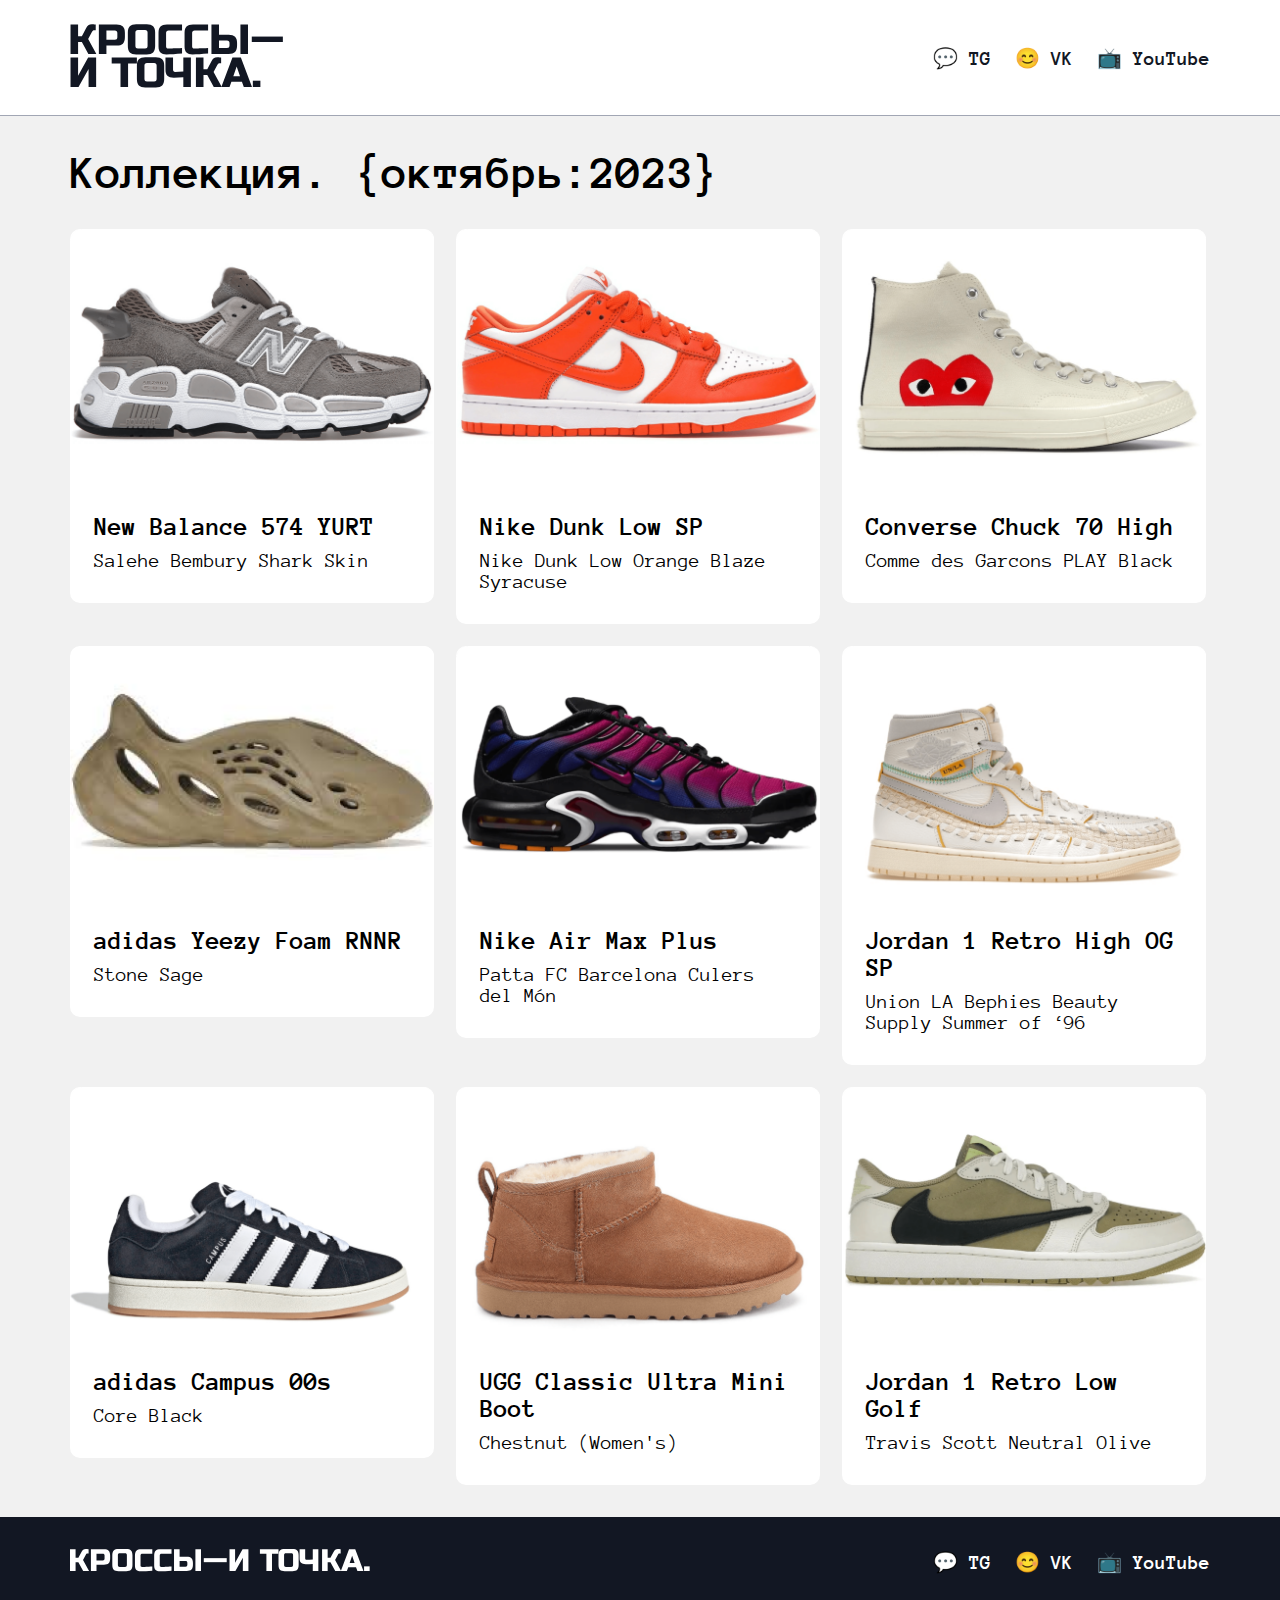
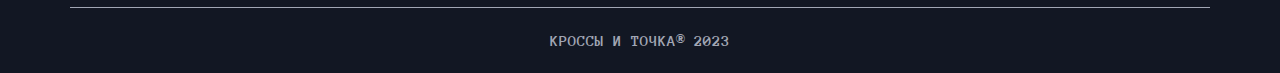
<file: index.html>
<!DOCTYPE html>
<html lang="en">
<head>
    <meta charset="UTF-8">
    <meta name="viewport" content="width=device-width, initial-scale=1.0">
    <title>Кроссы и точка</title>
    <link href="style.css" rel="stylesheet" />
</head>
<body>
    <main>
        <header>
            <div class="header-container">
                <a href="/" class="logo-link">
                    <img alt="Кроссы и точка" src="logo (1).svg" />
                </a>
                <nav>
                    <ul class="nav-list">
                        <li class="nav-item">
                            <a href="/" class="nav-link">💬 TG</a>
                        </li>
                        <li class="nav-item">
                            <a href="/" class="nav-link">😊 VK</a>
                        </li>
                        <li class="nav-item">
                            <a href="/" class="nav-link">📺 YouTube</a>
                        </li>
                    </ul>
                </nav>
            </div>
        </header>
        
        <div class="content">
            <h1>Коллекция. {октябрь:2023}</h1>
            <div class="sneakers">
                <div class="sneaker">
                    <a class="sneaker_translate" href="cross1.html">
                    <img alt="New Balance 574 YURT" src="6.png" class="sneaker-image"/>
                    <div class="sneaker-info">
                        <h3>New Balance 574 YURT</h3>
                        <p>Salehe Bembury Shark Skin</p>
                    </div>
                    </a>
                </div>
                <div class="sneaker">
                    <a class="sneaker_translate" href="cross2.html">
                    <img alt="Jordan 1 Retro High OG SP" src="7.png" class="sneaker-image" />
                    <div class="sneaker-info">
                        <h3>Nike Dunk Low SP</h3>
                        <p>Nike Dunk Low Orange Blaze Syracuse</p>
                    </div>
                    </a>
                </div>
                <div class="sneaker">
                    <a class="sneaker_translate" href="cross3.html">
                    <img alt="adidas Campus 00s" src="4.png" class="sneaker-image" />
                    <div class="sneaker-info">
                        <h3>Converse Chuck 70 High</h3>
                        <p>Comme des Garcons PLAY Black</p>
                    </div>
                    </a>
                </div>
                <div class="sneaker">
                    <img alt="Converse Chuck Taylor All Star 70 Hi" src="9.png" class="sneaker-image" />
                    <div class="sneaker-info">
                        <h3>adidas Yeezy Foam RNNR</h3>
                        <p>Stone Sage</p>
                    </div>
                </div>
                <div class="sneaker">
                    <img alt="UGG Classic Ultra Mini Boot" src="1.png" class="sneaker-image" />
                    <div class="sneaker-info">
                        <h3>Nike Air Max Plus</h3>
                        <p>Patta FC Barcelona Culers del Món</p>
                    </div>
                </div>
                <div class="sneaker">
                    <img alt="Nike Air Max Plus" src="2.png" class="sneaker-image" />
                    <div class="sneaker-info">
                        <h3>Jordan 1 Retro High OG SP</h3>
                        <p>Union LA Bephies Beauty Supply Summer of ‘96</p>
                    </div>
                </div>
                <div class="sneaker">
                    <img alt="Nike Dunk Low SP" src="3.png" class="sneaker-image" />
                    <div class="sneaker-info">
                        <h3>adidas Campus 00s</h3>
                        <p>Core Black</p>
                    </div>
                </div>
                <div class="sneaker">
                    <img alt="Jordan 1 Retro Low Golf" src="5.png" class="sneaker-image" />
                    <div class="sneaker-info">
                        <h3>UGG Classic Ultra Mini Boot</h3>
                        <p>Chestnut (Women's)</p>
                    </div>
                </div>
                <div class="sneaker">
                    <img alt="adidas Yeezy Foam RNNR" src="8.png" class="sneaker-image" />
                    <div class="sneaker-info">
                        <h3>Jordan 1 Retro Low Golf</h3>
                        <p>Travis Scott Neutral Olive</p>
                    </div>
                </div>
            </div>
        </div>

        <footer>
            <div class="footer-content">
                <a class="footer__logo-link" href="/">
                    <img alt="Кроссы и точка" src="logo_footer.svg" class="footer__logo-image" />
                </a>
                <nav>
                    <ul class="nav-list">
                        <li class="nav-item">
                            <a href="/" class="nav-link">💬 TG</a>
                        </li>
                        <li class="nav-item">
                            <a href="/" class="nav-link">😊 VK</a>
                        </li>
                        <li class="nav-item">
                            <a href="/" class="nav-link">📺 YouTube</a>
                        </li>
                    </ul>
                </nav>
            </div>
            <div class="copyright">
                <p class="copyright-text"> КРОССЫ И ТОЧКА® 2023</p>
            </div>
        </footer>
    </main> 
</body>
</html>
</file>
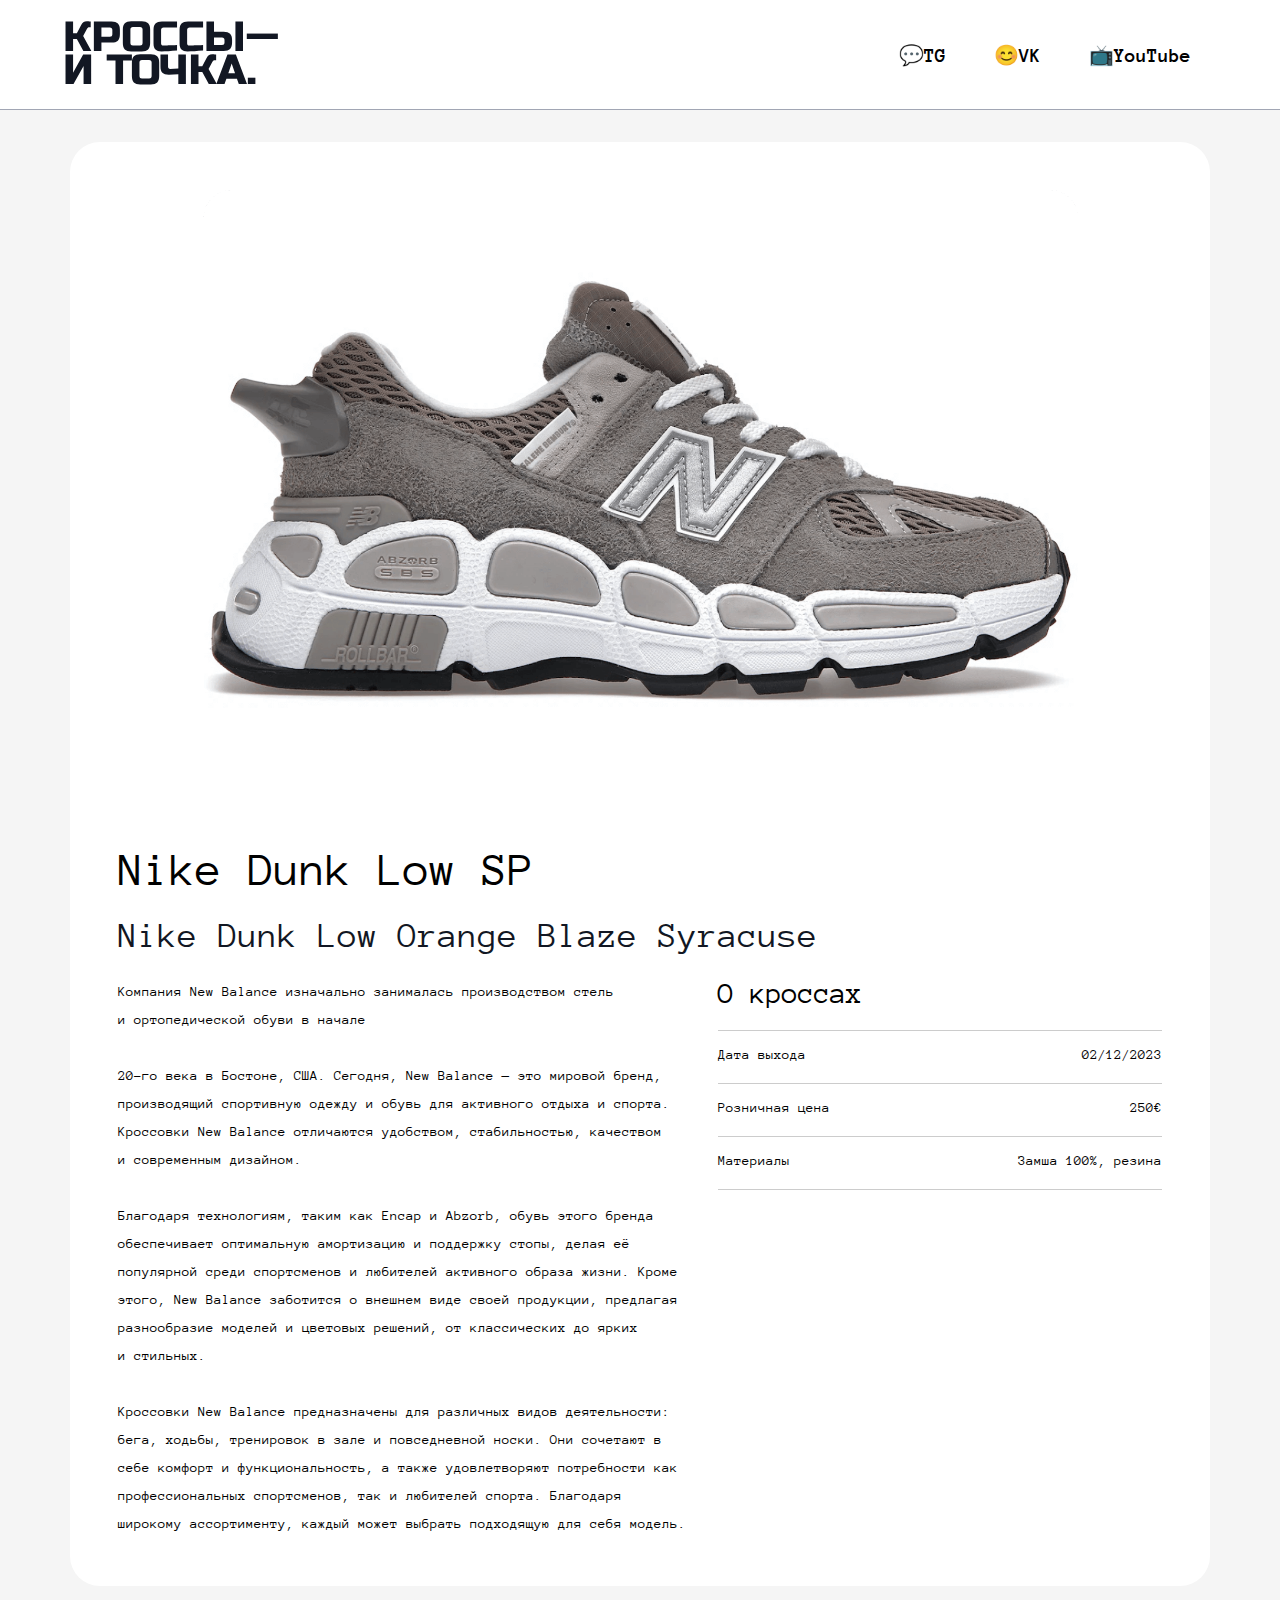
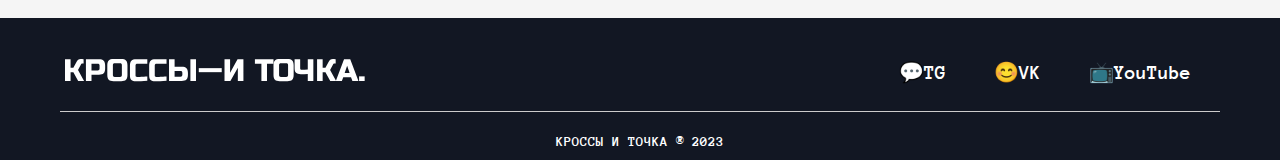
<file: cross1.html>
<!DOCTYPE html>
<html lang="ru">
  <head>
    <meta charset="UTF-8">
    <meta name="viewport" content="width=device-width, initial-scale=1.0">
    <title>Кроссы — и точка</title>
    <link rel="stylesheet" href="cross.css" />
  </head>
  <body>
    <header>
    <div class="header">
      <div class="header-inner">
        <div class="logo">
          <a href="index.html"><img src="logo (1).svg" alt="Лого"></a>
        </div>
        <nav>
        <ul>
          <li><a href="#">💬TG</a></li>
          <li><a href="#">😊VK</a></li>
          <li><a href="#">📺YouTube</a></li>
        </ul>
        </nav>
      </div>
    </div>
  </header>
  <main>
    <div class="main">
    <img src="6.png" alt="Nike Dunk Low SP" class="main_img"/>
    <h1 class="main_title">Nike Dunk Low SP</h1>
    <h2 class="main_subtitle">Nike Dunk Low Orange Blaze Syracuse</h2>
    <div class="main_content">
      <div class="main_text">
        <p>Компания New Balance изначально занималась производством стель и ортопедической
          обуви в начале</p><br>
          <p>20-го века в Бостоне, США. Сегодня, New Balance — это мировой бренд, производящий спортивную одежду
          и обувь для активного отдыха и спорта. Кроссовки New Balance отличаются удобством, стабильностью,
          качеством и современным дизайном.</p>
          <br>
            <p> Благодаря технологиям, таким как Encap и Abzorb, обувь этого бренда обеспечивает оптимальную амортизацию
          и поддержку стопы, делая её популярной среди спортсменов и любителей активного образа жизни. Кроме
          этого, New Balance заботится о внешнем виде своей продукции, предлагая разнообразие моделей и цветовых
          решений, от классических до ярких и стильных.</p>
          <br>
            <p>Кроссовки New Balance предназначены для различных видов деятельности: бега, ходьбы, тренировок в зале
          и повседневной носки. Они сочетают в себе комфорт и функциональность, а также удовлетворяют потребности
          как профессиональных спортсменов, так и любителей спорта. Благодаря широкому ассортименту, каждый может
          выбрать подходящую для себя модель.</p> 
          </div>
        <div class="main_info">
          <h2 class="main_subline">О кроссах</h2>
          <div class="fot_line">
            <div class="line">
            </div>
          </div>
            <div class="main_info-row">
                <p class="main_info-text">Дата выхода</p>
                <p class="main_info-text">02/12/2023</p>
            </div>
            <div class="fot_line">
            <div class="line">
            </div>
          </div>
            <div class="main_info-row">
                <p class="main_info-text">Розничная цена</p>
                <p class="main_info-text">250€</p>
            </div>
            <div class="fot_line">
              <div class="line">
              </div>
            </div>
            <div class="main_info-row">
                <p class="main_info-text">Материалы</p>
                <p class="main_info-text">Замша 100%, резина</p>
            </div>
            <div class="fot_line">
              <div class="line">
              </div>
            </div>
        </div>
    </div>
  </div>
  </main>
  <footer>
    <div class="footer">
      <div class="footer-inner">
        <a href="index.html"><img src="logo_footer.svg" alt="Лого"></a>     
      <ul>
        <li><a href="#" style="color: white;">💬TG</a></li>
        <li><a href="#" style="color: white;">😊VK</a></li>
        <li><a href="#" style="color: white;">📺YouTube</a></li>
      </ul>
      </div>
    <div class="fot_line">
      <div class="line">
      </div>
    </div>
<div class="fot_text">
<p>КРОССЫ И ТОЧКА ® 2023</p>
</div>
    </div>
  </footer>
  </body>
</html>
</file>
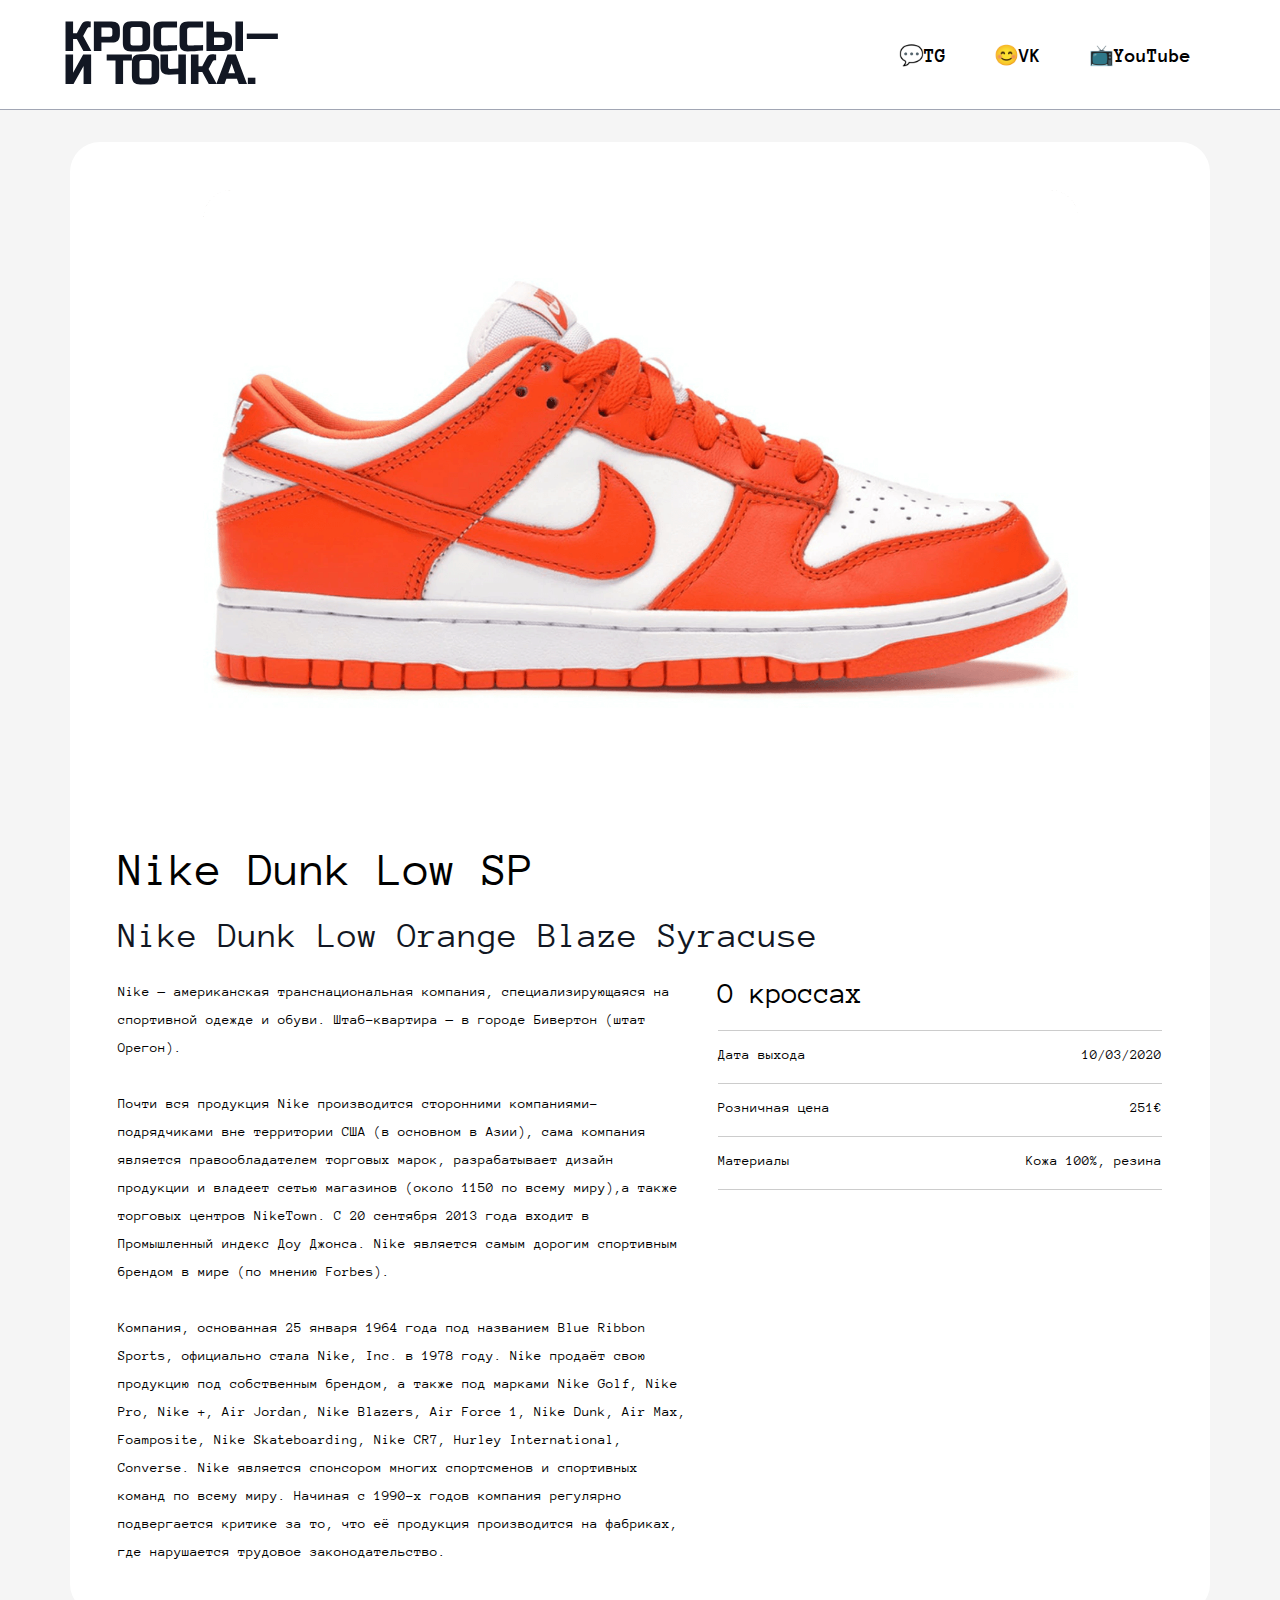
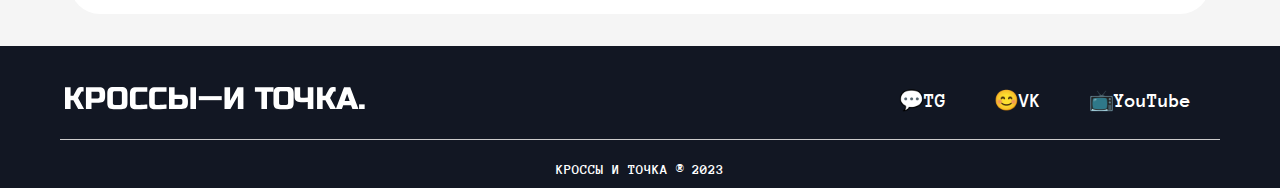
<file: cross2.html>
<!DOCTYPE html>
<html lang="ru">
  <head>
    <meta charset="UTF-8">
    <meta name="viewport" content="width=device-width, initial-scale=1.0">
    <title>Кроссы — и точка</title>
    <link rel="stylesheet" href="cross.css" />
  </head>
  <body>
    <header>
    <div class="header">
      <div class="header-inner">
        <div class="logo">
          <a href="index.html"><img src="logo (1).svg" alt="Лого"></a>
        </div>
        <nav>
        <ul>
          <li><a href="#">💬TG</a></li>
          <li><a href="#">😊VK</a></li>
          <li><a href="#">📺YouTube</a></li>
        </ul>
        </nav>
      </div>
    </div>
  </header>
  <main>
    <div class="main">
    <img src="7.png" alt="Nike Dunk Low SP" class="main_img"/>
    <h1 class="main_title">Nike Dunk Low SP</h1>
    <h2 class="main_subtitle">Nike Dunk Low Orange Blaze Syracuse</h2>
    <div class="main_content">
      <div class="main_text">
       <p>Nike — американская транснациональная компания, специализирующаяся на спортивной одежде и обуви. Штаб-квартира — в городе Бивертон (штат Орегон).</p><br>
<p>Почти вся продукция Nike производится сторонними компаниями-подрядчиками вне территории США (в основном в Азии), сама компания является правообладателем торговых марок,
 разрабатывает дизайн продукции и владеет сетью магазинов (около 1150 по всему миру),а также торговых центров NikeTown. С 20 сентября 2013 года входит в Промышленный индекс Доу Джонса.
   Nike является самым дорогим спортивным брендом в мире (по мнению Forbes).</p><br>
<p>Компания, основанная 25 января 1964 года под названием Blue Ribbon Sports, официально стала Nike, Inc.
 в 1978 году. Nike продаёт свою продукцию под собственным брендом, а также под марками Nike Golf, Nike Pro, Nike +, Air Jordan, Nike Blazers, Air Force 1, Nike Dunk, Air Max,
  Foamposite, Nike Skateboarding, Nike CR7, Hurley International, Converse. Nike является спонсором многих спортсменов и спортивных команд по всему миру. 
  Начиная с 1990-х годов компания регулярно подвергается критике за то, что её продукция производится на фабриках, где нарушается трудовое законодательство.</p>    
          </div>
        <div class="main_info">
          <h2 class="main_subline">О кроссах</h2>
          <div class="fot_line">
            <div class="line">
            </div>
          </div>
            <div class="main_info-row">
                <p class="main_info-text">Дата выхода</p>
                <p class="main_info-text">10/03/2020</p>
            </div>
            <div class="fot_line">
            <div class="line">
            </div>
          </div>
            <div class="main_info-row">
                <p class="main_info-text">Розничная цена</p>
                <p class="main_info-text">251€</p>
            </div>
            <div class="fot_line">
              <div class="line">
              </div>
            </div>
            <div class="main_info-row">
                <p class="main_info-text">Материалы</p>
                <p class="main_info-text">Кожа 100%, резина</p>
            </div>
            <div class="fot_line">
              <div class="line">
              </div>
            </div>
        </div>
    </div>
  </div>
  </main>
  <footer>
    <div class="footer">
      <div class="footer-inner">
        <a href="index.html"><img src="logo_footer.svg" alt="Лого"></a>     
      <ul>
        <li><a href="#" style="color: white;">💬TG</a></li>
        <li><a href="#" style="color: white;">😊VK</a></li>
        <li><a href="#" style="color: white;">📺YouTube</a></li>
      </ul>
      </div>
    <div class="fot_line">
      <div class="line">
      </div>
    </div>
<div class="fot_text">
<p>КРОССЫ И ТОЧКА ® 2023</p>
</div>
    </div>
  </footer>
  </body>
</html>
</file>
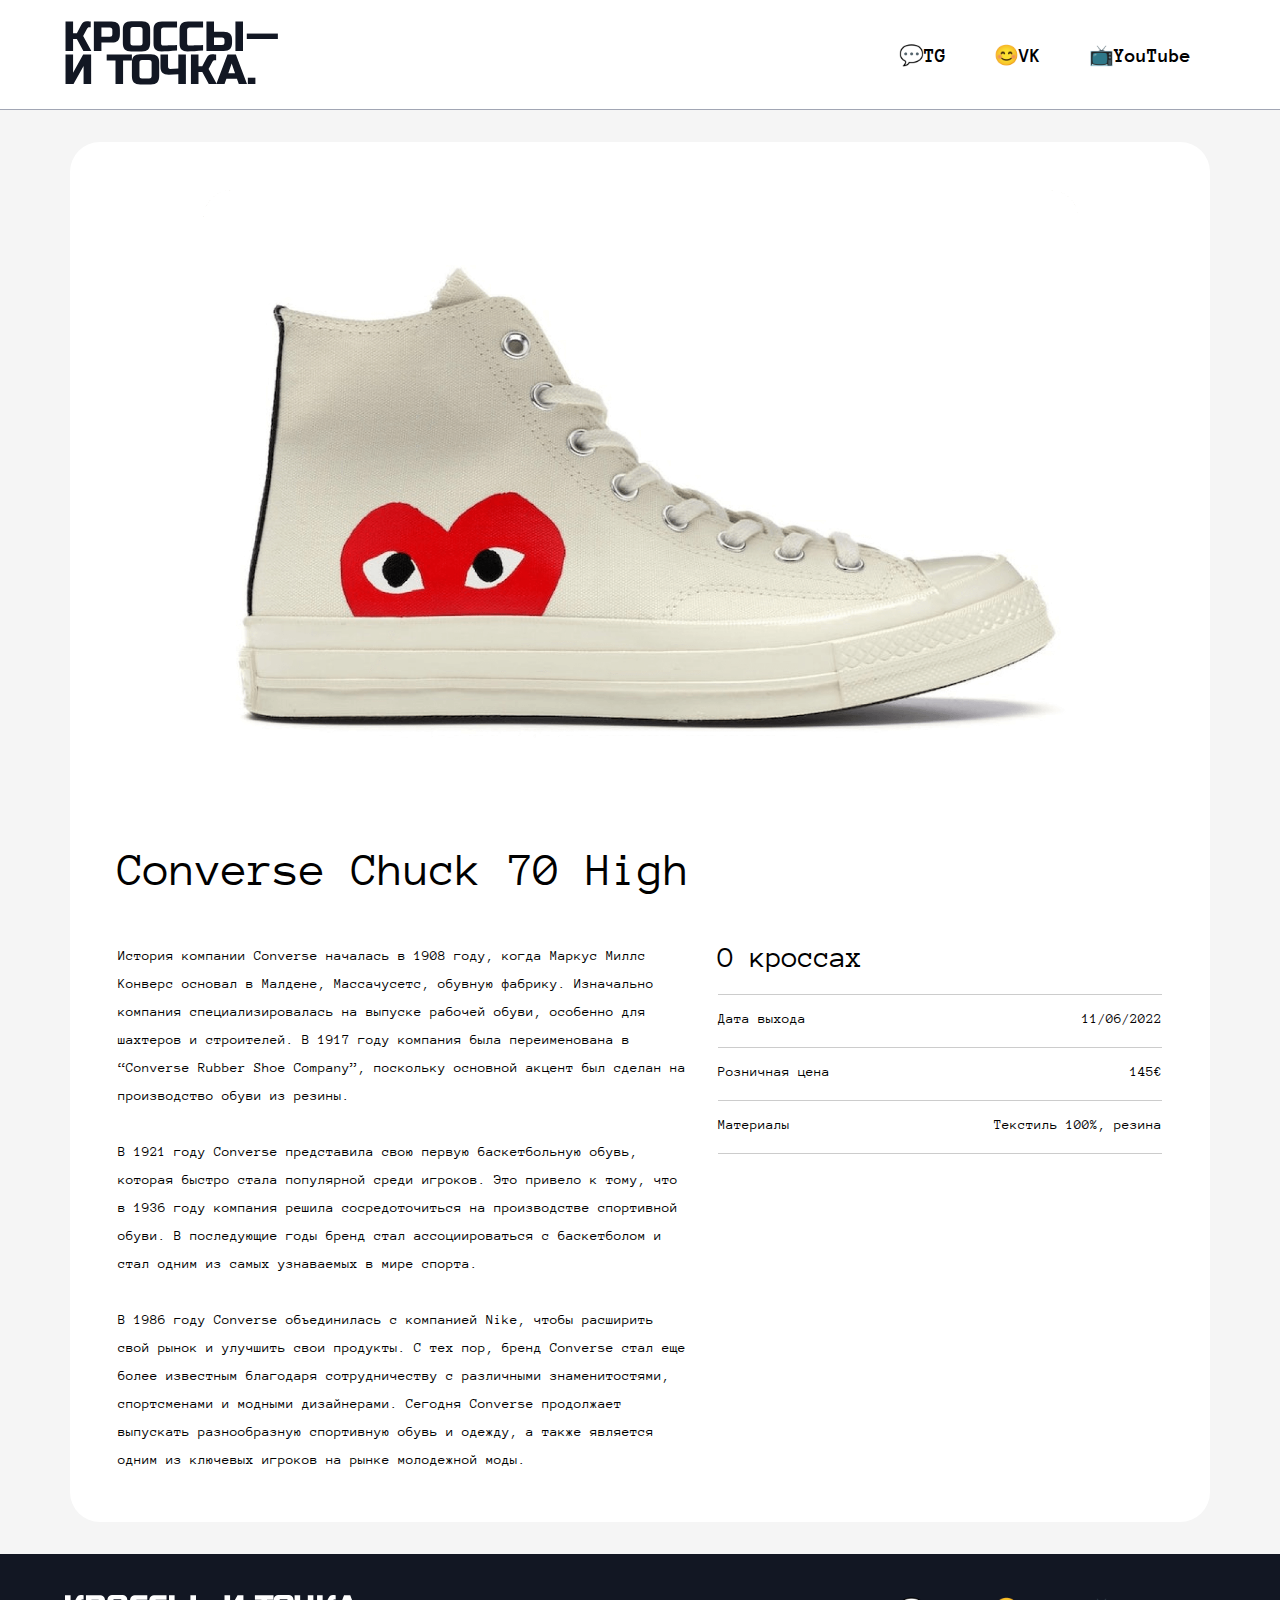
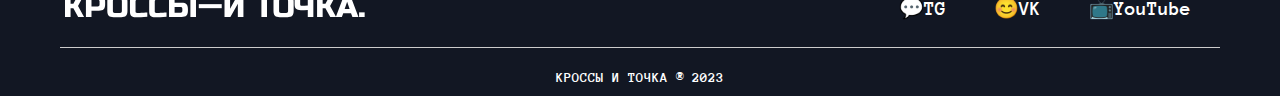
<file: cross3.html>
<!DOCTYPE html>
<html lang="ru">
  <head>
    <meta charset="UTF-8">
    <meta name="viewport" content="width=device-width, initial-scale=1.0">
    <title>Кроссы — и точка</title>
    <link rel="stylesheet" href="cross.css" />
  </head>
  <body>
    <header>
    <div class="header">
      <div class="header-inner">
        <div class="logo">
          <a href="index.html"><img src="logo (1).svg" alt="Лого"></a>
        </div>
        <nav>
        <ul>
          <li><a href="#">💬TG</a></li>
          <li><a href="#">😊VK</a></li>
          <li><a href="#">📺YouTube</a></li>
        </ul>
        </nav>
      </div>
    </div>
  </header>
  <main>
    <div class="main">
    <img src="4.png" alt="Converse Chuck 70 High" class="main_img"/>
    <h1 class="main_title">Converse Chuck 70 High</h1>
    <h2 class="main_subtitle"></h2>
    <div class="main_content">
      <div class="main_text">
            <p>История компании Converse началась в 1908 году, когда Маркус Миллс Конверс основал в Малдене, Массачусетс, обувную фабрику. Изначально компания специализировалась на выпуске рабочей обуви, особенно для шахтеров и строителей. В 1917 году компания была переименована в “Converse Rubber Shoe Company”, поскольку основной акцент был сделан на производство обуви из резины. <p>
            <br>
              <p>В 1921 году Converse представила свою первую баскетбольную обувь, которая быстро стала популярной среди игроков. Это привело к тому, что в 1936 году компания решила сосредоточиться на производстве спортивной обуви. В последующие годы бренд стал ассоциироваться с баскетболом и стал одним из самых узнаваемых в мире спорта.</p>
            <br>
              <p>В 1986 году Converse объединилась с компанией Nike, чтобы расширить свой рынок и улучшить свои продукты. С тех пор, бренд Converse стал еще более известным благодаря сотрудничеству с различными знаменитостями, спортсменами и модными дизайнерами. Сегодня Converse продолжает выпускать разнообразную спортивную обувь и одежду, а также является одним из ключевых игроков на рынке молодежной моды.</p>
          </div>
        <div class="main_info">
          <h2 class="main_subline">О кроссах</h2>
          <div class="fot_line">
            <div class="line">
            </div>
          </div>
            <div class="main_info-row">
                <p class="main_info-text">Дата выхода</p>
                <p class="main_info-text">11/06/2022</p>
            </div>
            <div class="fot_line">
            <div class="line">
            </div>
          </div>
            <div class="main_info-row">
                <p class="main_info-text">Розничная цена</p>
                <p class="main_info-text">145€</p>
            </div>
            <div class="fot_line">
              <div class="line">
              </div>
            </div>
            <div class="main_info-row">
                <p class="main_info-text">Материалы</p>
                <p class="main_info-text">Текстиль 100%, резина</p>
            </div>
            <div class="fot_line">
              <div class="line">
              </div>
            </div>
        </div>
    </div>
  </div>
  </main>
  <footer>
    <div class="footer">
      <div class="footer-inner">
        <a href="index.html"><img src="logo_footer.svg" alt="Лого"></a>     
      <ul>
        <li><a href="#" style="color: white;">💬TG</a></li>
        <li><a href="#" style="color: white;">😊VK</a></li>
        <li><a href="#" style="color: white;">📺YouTube</a></li>
      </ul>
      </div>
    <div class="fot_line">
      <div class="line">
      </div>
    </div>
<div class="fot_text">
<p>КРОССЫ И ТОЧКА ® 2023</p>
</div>
    </div>
  </footer>
  </body>
</html>
</file>
<file: style.css>
/* подключение локальный шрифтов на страницу */
@font-face {
    font-family: "Anonymous Pro";
    src: url(fonts/AnonymousPro-Regular.ttf);
    font-weight: 400;
    font-style: normal;
    display: swap;
}

@font-face {
    font-family: "Anonymous Pro";
    src: url(fonts/AnonymousPro-Bold.ttf);
    font-weight: 700;
    font-style: normal;
    display: swap;
}

* {
    box-sizing: border-box;
}

/* сброс стилей по умолчанию */
body,h1,h2,h3,p,ul,li {
    margin: 0;
}
ul {
    list-style: none;
    padding: 0;
}
a {
    text-decoration: none;
    color: #000;
}

/* задание шрифта всей странице */
body {
    font-family: "Anonymous Pro", sans-serif;
}

/* стили для главного контейнера */
main {
    display: flex;
    flex-direction: column;
    align-items: center;
    background: #F1F1F1;
}

/* стили для хедера(шапки) сайта */
header {
    display: flex;
    flex-direction: row;
    align-items: center;
    justify-content: center;
    width: 100%;
    border-bottom: 1px solid #A1A6B4;
    background: white;
}

.header-container {
    display: flex;
    justify-content: space-between;
    width: 100%;
    max-width: 1140px;
    margin: 24px 0 24px;
}

.logo-link {
    max-width: 215px;
}

/* стили для ссылок в хедере и футере */
nav {
    display: flex;
}

.nav-list {
    display: flex;
    align-items: center;
    width: 100%;
    gap: 24px;
}

.nav-item {
    display: inline;
}

.nav-link {
    color: #121723;
    font-size: 20px;
    font-weight: 700;
}

/* стили для  */
.content {
    margin: 32px 0;
    max-width: 1140px;
}

h1 {
    font-size: 48px;
}

/* стили для контейнера кроссовок */
.sneakers {
    display: flex;
    flex-wrap: wrap;
    gap: 22px;
    margin: 32px 0 0;
}

/* стили для карточки кроссовок */
.sneaker {
    display: flex;
    flex-direction: column;
    align-items: center;
    max-width: 364px;
    height: 100%;
    border-radius: 10px;
    background: white;
    transition: box-shadow ease-in-out 300ms, transform ease-in-out 100ms;
}
.sneaker:hover {
    cursor: pointer;
    box-shadow: 1px 5px 50px 15px #A1A6B4;
    transform: translateY(-30px);

}
.sneaker-image {
    width: 100%;
    transition: box-shadow ease-in-out 300ms, transform ease-in-out 100ms;
}

.sneaker-info {
    display: flex;
    flex-direction: column;
    align-items: flex-start;
    gap: 10px;
    width: 100%;
    padding: 32px 24px;
    transition: box-shadow ease-in-out 300ms, transform ease-in-out 100ms;
}

h3 {
    font-size: 26px;
}

p {
    font-size: 20px;
}

footer {
    width: 100%;
    display: flex;
    flex-direction: column;
    align-items: center;
    background: #121723;
}

/* стили для футера */
.footer-content {
    display: flex;
    justify-content: space-between;
    width: 100%;
    max-width: 1140px;
    margin: 32px 0;
}

.footer__logo-link {
    max-width: 300px;
    width: 100%;
}

footer .nav-link {
    color: white;
}

.copyright {
    display: flex;
    align-items: center;
    justify-content: center;
    width: 100%;
    max-width: 1140px;
    border-top: 1px solid #A1A6B4;
}
.copyright-text {
    color: #A1A6B4;
    font-size: 16px;
    font-weight: 700;
    margin: 24px 0;
}

.sneaker:visited {
    color: black;
}
.sneaker:link {
    color: black;
}
@media screen and (max-width: 375px) {
    .content {
        margin: 32px 0
    }
    .header-container {
        display: flex;
        width: 375px;
        padding: 0px 16px;
        flex-direction: column;
        justify-content: center;
        align-items: center;
    } 
    .sneakers {
        display: flex;
        flex-direction: column;
        align-items: center;
    }
    .sneaker {
        width: 343px;
    }
    .footer-content {
        display: flex;
        width: 290px;
        flex-direction: column;
        align-items: flex-start;
        gap: 20px;
    }
}
</file>
<file: cross.css>
@font-face {
    font-family: "Anonymous Pro";
    src: url(fonts/AnonymousPro-Bold.ttf);
    font-weight: 700;
  }
  
  @font-face {
    font-family: "Anonymous Pro";
    src: url(fonts/AnonymousPro-Regular.ttf);
  }
  
  * {
    margin: 0;
    padding: 0;
    box-sizing: border-box;
    font-family: "Anonymous Pro", monospace;
  }
  .name {
    font-family: IBM Plex Mono;
    font-size: 48px;
    font-weight: 500;
  }
  .sneaker {
    width: 371px;
  }

 
  p {
    font-family: "Anonymous Pro", sans-serif;
    font-size: 14px;
  }
  
  body {
    background-color: whitesmoke;
  }
  .header {
    width: 100%;
    height: 110px;
    display: flex;
    justify-content: space-around;
    align-items: center;
    background-color: #fff;
    border-bottom: 1px solid #a1a6b4;
  }
  
  .header-inner {
    width: 95%;
    max-width: 1150px;
    display: flex;
    justify-content: space-between;
    align-items: center;
  }
  
  .header ul {
    list-style: none;
    display: flex;
  }
  
  ul a {
    text-decoration: none;
    color: #000;
    font-family: "Anonymous Pro", monospace;
    font-size: 20px;
    font-weight: bold;
    margin: 0 24px;
  }
  .footer-inner {
      width: 95%;
      max-width: 1150px;
    display: flex;
    justify-content: space-between;
    align-items: center;
    margin-top: 30px;
  }
  .footer {
    background-color: #121723;
    width: 100%;
    height: 142px;
    display: flex;
    justify-content: space-around;
    align-items: center;
    flex-direction: column;
  }
  .footer ul {
    list-style: none;
    display: flex;
  }
  .fot_line {
    display: "flex";
    align-items: "end";
    justify-content: "center";
    flex-wrap: "warp";
    max-width: 1160px;
    width: 100%;
    margin-top: -15px;
  }
  .line {
    width: 100%;
    border-top: 1px solid #ccc;
    height: 1px;
    margin-top: 20px;
  }
  .fot_text {
    font-family: "Anonymous Pro";
    font-size: 16px;
    font-weight: 700;
    color: white;
  }
.main_img {
    height: 600px;
    display: flex;
    margin-right: auto;
    margin-left: auto;
}

.main {
    padding: 48px;
    background-color: white;
    width: 1140px;
    margin: 32px auto;
    align-items: flex-start;
    flex-direction: column;
    display: flex;
    gap: 24px;
    border-radius: 30px;
    
}

.main_subline {
    display: flex;
    flex-direction: flex-start;
    justify-content: space-between;
    font-size: 30px;
    font-weight: normal;
}

.main_title {
    
    display: flex-start;
    font-size: 48px;
    line-height: 100%;
    max-width: 800px;
    margin: 32px 0 0;
    font-weight: normal;
}

.main_subtitle {
    color: #121723;
    font-size: 36px;
    font-weight: normal;
    line-height: 100%; 
}

.main_content {
    display: flex;
    gap: 32px;
}

.main_info {
    display: flex;
    flex-direction: column;
    gap: 16px
}

.main_info-row {
    display: flex;
    width: 444px;
    justify-content: space-between;
}

.main__info-text {
    justify-content: space-between;
    display: flex;
    gap: 32px;
    align-items: flex-start;
    font-size: 20px;
}

.fot_line {
    display: "flex";
    align-items: "end";
    justify-content: "center";
    flex-wrap: "warp";
    max-width: 1160px;
    width: 100%;
   
  }
  .line {
    width: 100%;
    border-top: 1px solid #ccc;
    height: 1px;
    margin-top: 20px;
    background: #121723;
    
  }
  .main_text{
    display: flex;
    flex-direction: column;
    font-size: 20px;
    line-height: 28px; 
  }
  @media screen and (max-width: 375px)  {
    main {
      margin: 32px 0;
      width: 375px;
      display: flex;
      flex-direction: column;
        
    }
    .header {
      display: flex;
      width: 380px;
      flex-direction: column;
      align-items: flex-start;
    }
    .header-inner{
      display: flex;
      padding: 24px 0px;
      flex-direction: column;
      align-items: center;
      gap: 2px;
      align-self: stretch;
    }
    .main_content {
      display: flex;
      padding: 24px;
      flex-direction: column;
      align-items: flex-start;
      gap: 32px;
      align-self: stretch;
    } 
    
    .main {
      display: flex;
      flex-direction: column;
      align-items: flex-start;
      width: 375px;
    
    }
    .main_title {
      align-self: stretch;
      font-size: 30px;
    }
    .main_subtitle {
      align-self: stretch;
      font-size: 20px;
    }
    .main_info-row {
      display: flex;
      width: 240px;
      justify-content: space-between;
    }
    .main_img {
      display: flex;
      flex-direction: column;
      width: 100%;
      height: 200px;
    }
    .footer {
      display: flex;
      width: 375px;
      flex-direction: column;
      align-items: flex-start;
    }
    .footer-inner {
      display: flex;
      flex-direction: column;
      
    }
    .fot_line {
      display: flex;
      text-align: center;
    }
    
    
}
</file>
